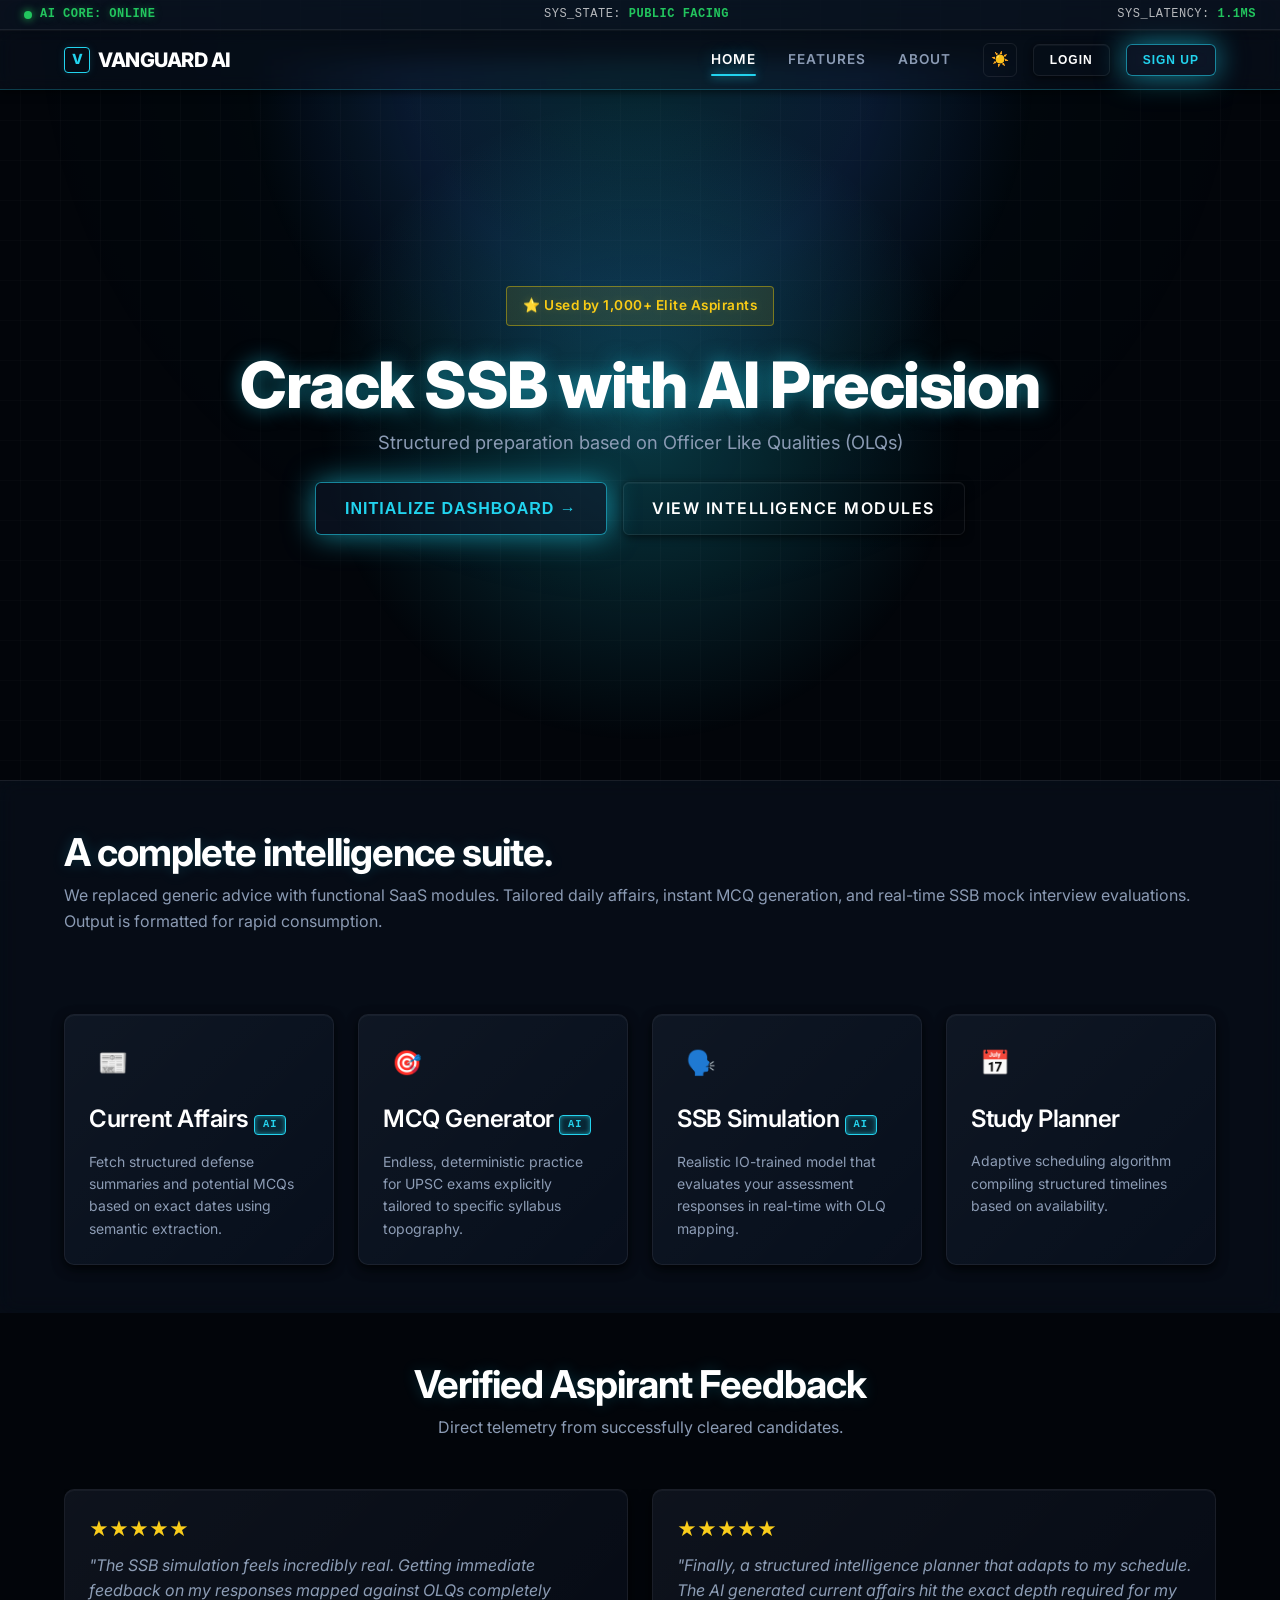
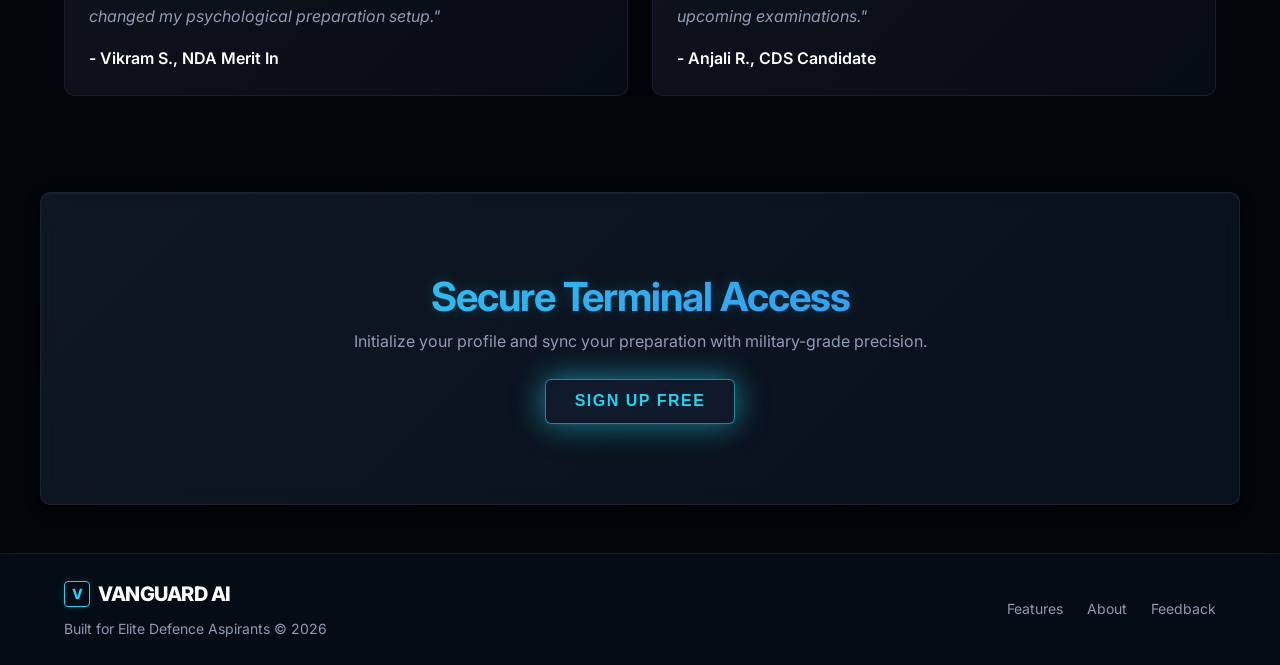
<file: index.html>
<!DOCTYPE html>
<html lang="en" data-theme="dark">
<head>
    <meta charset="UTF-8">
    <meta name="viewport" content="width=device-width, initial-scale=1.0">
    <title>Vanguard AI - SaaS Product</title>
    <meta name="description" content="AI-Powered Defence Exam Preparation dashboard.">
    <!-- Google Fonts -->
    <link rel="preconnect" href="https://fonts.googleapis.com">
    <link rel="preconnect" href="https://fonts.gstatic.com" crossorigin>
    <link href="https://fonts.googleapis.com/css2?family=Inter:wght@400;500;600;700;800&display=swap" rel="stylesheet">
    <link rel="stylesheet" href="css/style.css">
    <link rel="stylesheet" href="css/components.css">
    <!-- We will use a dedicated auth.css or append to components.css for modal styles -->
    <script>
        const theme = localStorage.getItem('vanguard_theme') || 'dark';
        document.documentElement.setAttribute('data-theme', theme);
    </script>
</head>
<body>
    <div class="grid-background"></div>
    <!-- System Status Bar -->
    <div class="system-status-bar" id="sys-status-bar">
        <div class="status-indicator">
            <div class="status-dot"></div>
            AI CORE: ONLINE
        </div>
        <div id="top-bar-mode">SYS_STATE: <span>PUBLIC FACING</span></div>
        <div>SYS_LATENCY: <span style="color:var(--color-success)">1.1MS</span></div>
    </div>

    <header class="navbar">
        <div class="container navbar-inner">
            <a href="index.html" class="logo">
                <span class="logo-icon">V</span> Vanguard AI
            </a>
            <div id="nav-container" class="flex-center" style="gap: 2rem;">
                <!-- Dynamically injected via JS -->
            </div>
        </div>
    </header>

    <!-- Mobile Nav -->
    <nav class="nav-mobile" id="mobile-nav">
        <!-- Dynamically injected via JS -->
    </nav>

    <!-- AUTHENTICATION & ONBOARDING MODALS -->
    <div id="auth-overlay" class="auth-overlay hidden">
        
        <!-- Login Modal -->
        <div id="login-modal" class="auth-modal card hidden">
            <button class="modal-close" onclick="closeAuthModal()">✕</button>
            <h2 class="text-gradient text-center" style="font-size: 2rem;">Access Terminal</h2>
            <p class="text-muted text-center mb-md text-sm">Secure authorization required.</p>
            <form id="login-form">
                <div class="form-group">
                    <label class="form-label" for="login-name">Applicant Name</label>
                    <input type="text" id="login-name" class="form-control" placeholder="Enter your registered name" required>
                </div>
                <button type="submit" class="btn btn-primary" style="width: 100%;">Authenticate &rarr;</button>
            </form>
            <p class="text-center text-sm text-muted mt-sm">Don't have clearance? <a href="#" class="text-accent" onclick="switchModal('signup')">Request Access</a></p>
        </div>

        <!-- Signup Modal (Step 1: Bio) -->
        <div id="signup-modal" class="auth-modal card hidden">
            <button class="modal-close" onclick="closeAuthModal()">✕</button>
            <div class="onboarding-progress">
                <div class="progress-step active"></div>
                <div class="progress-step"></div>
                <div class="progress-step"></div>
            </div>
            <h2 class="text-gradient text-center" style="font-size: 1.8rem;">Initialize Profile</h2>
            <p class="text-muted text-center mb-md text-sm">Step 1: Identity & Target Authorization</p>
            <form id="signup-form">
                <div class="form-group">
                    <label class="form-label" for="signup-name">Applicant Name</label>
                    <input type="text" id="signup-name" class="form-control" placeholder="Vikram S." required>
                </div>
                <div class="form-group">
                    <label class="form-label" for="signup-exam">Primary Target Exam</label>
                    <select id="signup-exam" class="form-control">
                        <option>NDA</option>
                        <option>CDS</option>
                        <option>AFCAT</option>
                        <option>CAPF</option>
                    </select>
                </div>
                <div class="form-group mt-sm text-right">
                    <button type="button" class="btn btn-primary" onclick="nextOnboardingStep(2)">Proceed &rarr;</button>
                </div>
            </form>
            <p class="text-center text-sm text-muted mt-sm">Already active? <a href="#" class="text-accent" onclick="switchModal('login')">Authenticate</a></p>
        </div>

        <!-- Signup Modal (Step 2: Focus & Level) -->
        <div id="onboarding-step-2" class="auth-modal card hidden">
            <button class="modal-close" onclick="closeAuthModal()">✕</button>
            <div class="onboarding-progress">
                <div class="progress-step active"></div>
                <div class="progress-step active"></div>
                <div class="progress-step"></div>
            </div>
            <h2 class="text-gradient text-center" style="font-size: 1.8rem;">Parameters</h2>
            <p class="text-muted text-center mb-md text-sm">Step 2: Current Level & Focus Area</p>
            
            <div class="form-group">
                <label class="form-label">Current Proficiency Level</label>
                <select id="signup-level" class="form-control">
                    <option>Beginner (Just starting)</option>
                    <option>Intermediate (Prepared somewhat)</option>
                    <option>Advanced (Testing phase)</option>
                </select>
            </div>
            <div class="form-group">
                <label class="form-label">Primary Goal Focus</label>
                <select id="signup-focus" class="form-control">
                    <option>Written Exam Supremacy</option>
                    <option>SSB Interview Mastery</option>
                    <option>Balanced Preparation</option>
                </select>
            </div>
            <div class="flex-between mt-sm">
                <button type="button" class="btn btn-outline" onclick="nextOnboardingStep(1)">&larr; Back</button>
                <button type="button" class="btn btn-primary" onclick="nextOnboardingStep(3)">Proceed &rarr;</button>
            </div>
        </div>

        <!-- Signup Modal (Step 3: Finish) -->
        <div id="onboarding-step-3" class="auth-modal card hidden">
            <div class="onboarding-progress">
                <div class="progress-step active"></div>
                <div class="progress-step active"></div>
                <div class="progress-step active"></div>
            </div>
            <h2 class="text-gradient text-center" style="font-size: 1.8rem;">Finalize Sync</h2>
            <p class="text-muted text-center mb-md text-sm">Step 3: Daily Commitment</p>
            
            <div class="form-group">
                <label class="form-label">Study Commitment (Hours/Day)</label>
                <input type="number" id="signup-time" class="form-control" placeholder="e.g. 4" min="1" max="16" value="4">
            </div>
            <div class="flex-between mt-sm">
                <button type="button" class="btn btn-outline" onclick="nextOnboardingStep(2)">&larr; Back</button>
                <button type="button" class="btn btn-primary" onclick="finalizeSignup()">Launch System &rarr;</button>
            </div>
        </div>

        <!-- Loading / Redirect State -->
        <div id="auth-loader" class="auth-modal card hidden text-center" style="padding: var(--space-xl) var(--space-md);">
            <div class="futuristic-loader-container" style="gap: 1rem;">
                <div class="hex-spinner" style="margin: 0 auto;"></div>
                <h3 id="auth-status-text" class="text-accent" style="margin-top: 1.5rem; letter-spacing: 2px;">Setting up your dashboard<span class="loader-dots"></span></h3>
            </div>
        </div>

    </div>

    <main class="min-h-screen">
        <!-- Hero Section -->
        <section class="section hero-wrapper flex-center" style="min-height: 80vh;">
            <div class="hero-glow"></div>
            <div class="container text-center fade-in-section">
                <!-- Trust & Credibility -->
                <div class="badge-trust fade-in-section">
                    ⭐ Used by 1,000+ Elite Aspirants
                </div>
                
                <h1 class="hero-title fade-in-section" style="transition-delay: 100ms;">
                    Crack SSB with AI Precision
                </h1>
                
                <p class="hero-subtitle fade-in-section" style="transition-delay: 200ms;">
                    Structured preparation based on Officer Like Qualities (OLQs)
                </p>
                
                <div class="fade-in-section" style="transition-delay: 300ms; margin-bottom: var(--space-xl); display: flex; gap: 1rem; justify-content: center;">
                    <button onclick="handleHeroCTA()" class="btn btn-primary btn-lg" style="letter-spacing: 1px; text-transform: uppercase;">Initialize Dashboard &rarr;</button>
                    <a href="#features" class="btn btn-outline btn-lg">View Intelligence Modules</a>
                </div>
            </div>
        </section>

        <!-- Product Preview / Modules -->
        <section id="features" class="section bg-light border-top">
            <div class="container fade-in-section">
                <div class="split-layout align-center mb-xl">
                    <div class="split-col">
                        <h2 class="section-title">A complete intelligence suite.</h2>
                        <p class="text-muted">We replaced generic advice with functional SaaS modules. Tailored daily affairs, instant MCQ generation, and real-time SSB mock interview evaluations. Output is formatted for rapid consumption.</p>
                    </div>
                </div>

                <div class="grid grid-4 text-left">
                    <div class="card card-hover fade-in-section" style="transition-delay: 0ms;" onclick="openAuthModal('login')">
                        <div class="icon-wrapper module-icon mb-sm">📰</div>
                        <h3>Current Affairs <span class="badge badge-beta">AI</span></h3>
                        <p class="text-muted text-sm mt-sm">Fetch structured defense summaries and potential MCQs based on exact dates using semantic extraction.</p>
                    </div>
                    
                    <div class="card card-hover fade-in-section" style="transition-delay: 100ms;" onclick="openAuthModal('login')">
                        <div class="icon-wrapper module-icon mb-sm">🎯</div>
                        <h3>MCQ Generator <span class="badge badge-beta">AI</span></h3>
                        <p class="text-muted text-sm mt-sm">Endless, deterministic practice for UPSC exams explicitly tailored to specific syllabus topography.</p>
                    </div>
                    
                    <div class="card card-hover fade-in-section" style="transition-delay: 200ms;" onclick="openAuthModal('login')">
                        <div class="icon-wrapper module-icon mb-sm">🗣️</div>
                        <h3>SSB Simulation <span class="badge badge-beta">AI</span></h3>
                        <p class="text-muted text-sm mt-sm">Realistic IO-trained model that evaluates your assessment responses in real-time with OLQ mapping.</p>
                    </div>
                    
                    <div class="card card-hover fade-in-section" style="transition-delay: 300ms;" onclick="openAuthModal('login')">
                        <div class="icon-wrapper module-icon mb-sm">📅</div>
                        <h3>Study Planner</h3>
                        <p class="text-muted text-sm mt-sm">Adaptive scheduling algorithm compiling structured timelines based on availability.</p>
                    </div>
                </div>
            </div>
        </section>

        <!-- Testimonials (Trust & Credibility) -->
        <section class="section text-center">
            <div class="container fade-in-section">
                <div class="mb-lg">
                    <h2 class="section-title">Verified Aspirant Feedback</h2>
                    <p class="text-muted">Direct telemetry from successfully cleared candidates.</p>
                </div>
                <div class="grid grid-2 text-left" style="overflow-x: hidden;">
                    <div class="card border-top slide-in-left" style="transition-delay: 0ms;">
                        <div style="color: var(--color-warning); font-size: 1.2rem; margin-bottom: 0.5rem;">★★★★★</div>
                        <p class="text-muted" style="font-size: 1rem; font-style: italic; margin-bottom: 1rem;">"The SSB simulation feels incredibly real. Getting immediate feedback on my responses mapped against OLQs completely changed my psychological preparation setup."</p>
                        <p class="text-text font-weight-600">- Vikram S., NDA Merit In</p>
                    </div>
                    <div class="card border-top slide-in-right" style="transition-delay: 150ms;">
                        <div style="color: var(--color-warning); font-size: 1.2rem; margin-bottom: 0.5rem;">★★★★★</div>
                        <p class="text-muted" style="font-size: 1rem; font-style: italic; margin-bottom: 1rem;">"Finally, a structured intelligence planner that adapts to my schedule. The AI generated current affairs hit the exact depth required for my upcoming examinations."</p>
                        <p class="text-text font-weight-600">- Anjali R., CDS Candidate</p>
                    </div>
                </div>
            </div>
        </section>
        
        <!-- Final CTA -->
        <section class="section text-center">
            <div class="container fade-in-section card" style="padding: var(--space-xl) var(--space-sm); border: 1px solid var(--color-border); background: var(--color-surface-light);">
                <h2 class="section-title text-gradient" style="font-size: 2.5rem;">Secure Terminal Access</h2>
                <p class="text-muted max-w-lg mx-auto mb-md">Initialize your profile and sync your preparation with military-grade precision.</p>
                <div>
                    <button onclick="openAuthModal('signup')" class="btn btn-primary btn-lg">Sign Up Free</button>
                </div>
            </div>
        </section>
    </main>

    <footer class="footer">
        <div class="container flex-between" style="flex-wrap: wrap; gap: var(--space-md);">
            <div>
                <a href="index.html" class="logo" style="margin-bottom: 0.5rem;">
                    <span class="logo-icon">V</span> Vanguard AI
                </a>
                <p class="text-muted text-sm border-0">Built for Elite Defence Aspirants &copy; 2026</p>
            </div>
            <div class="flex-center" style="gap: 1.5rem;">
                <a href="#features" class="text-muted text-sm">Features</a>
                <a href="about.html" class="text-muted text-sm">About</a>
                <a href="feedback.html" class="text-muted text-sm">Feedback</a>
            </div>
        </div>
    </footer>

    <script src="js/auth.js"></script>
    <script>
        // Modal & Navigation Logic handled globally via auth.js and main.js

        const overlay = document.getElementById('auth-overlay');
        const loginModal = document.getElementById('login-modal');
        const signupModal = document.getElementById('signup-modal');
        const step2Modal = document.getElementById('onboarding-step-2');
        const step3Modal = document.getElementById('onboarding-step-3');
        const loaderModal = document.getElementById('auth-loader');

        function openAuthModal(type) {
            overlay.classList.remove('hidden');
            hideAllModals();
            if (type === 'login') loginModal.classList.remove('hidden');
            if (type === 'signup') signupModal.classList.remove('hidden');
        }

        function closeAuthModal() {
            overlay.classList.add('hidden');
            hideAllModals();
        }

        function switchModal(type) {
            hideAllModals();
            if (type === 'login') loginModal.classList.remove('hidden');
            if (type === 'signup') signupModal.classList.remove('hidden');
        }

        function hideAllModals() {
            loginModal.classList.add('hidden');
            signupModal.classList.add('hidden');
            step2Modal.classList.add('hidden');
            step3Modal.classList.add('hidden');
            loaderModal.classList.add('hidden');
        }

        function nextOnboardingStep(step) {
            hideAllModals();
            if (step === 1) signupModal.classList.remove('hidden');
            if (step === 2) step2Modal.classList.remove('hidden');
            if (step === 3) step3Modal.classList.remove('hidden');
        }

        function finalizeSignup() {
            const name = document.getElementById('signup-name').value || 'Aspirant';
            const exam = document.getElementById('signup-exam').value || 'NDA';
            const level = document.getElementById('signup-level').value || 'Intermediate';
            const focus = document.getElementById('signup-focus').value || 'Written Exam';
            const time = document.getElementById('signup-time').value || 4;

            const userData = {
                name: name,
                exam: exam,
                level: level,
                goal: focus,
                studyTime: time,
                lastModule: null
            };

            window.VanguardAuth.signup(userData);
            
            hideAllModals();
            window.VanguardAuth.redirectWithLoading('features.html', 'auth-overlay', 'auth-status-text', () => {
                loaderModal.classList.remove('hidden');
            });
        }

        document.getElementById('login-form').addEventListener('submit', (e) => {
            e.preventDefault();
            const name = document.getElementById('login-name').value;
            if(window.VanguardAuth.login(name)) {
                hideAllModals();
                window.VanguardAuth.redirectWithLoading('features.html', 'auth-overlay', 'auth-status-text', () => {
                   loaderModal.classList.remove('hidden');
                });
            } else {
                alert('No profile found. Re-routing to initialization.');
                switchModal('signup');
            }
        });
        
    </script>
    <script src="js/main.js"></script>
</body>
</html>
</file>
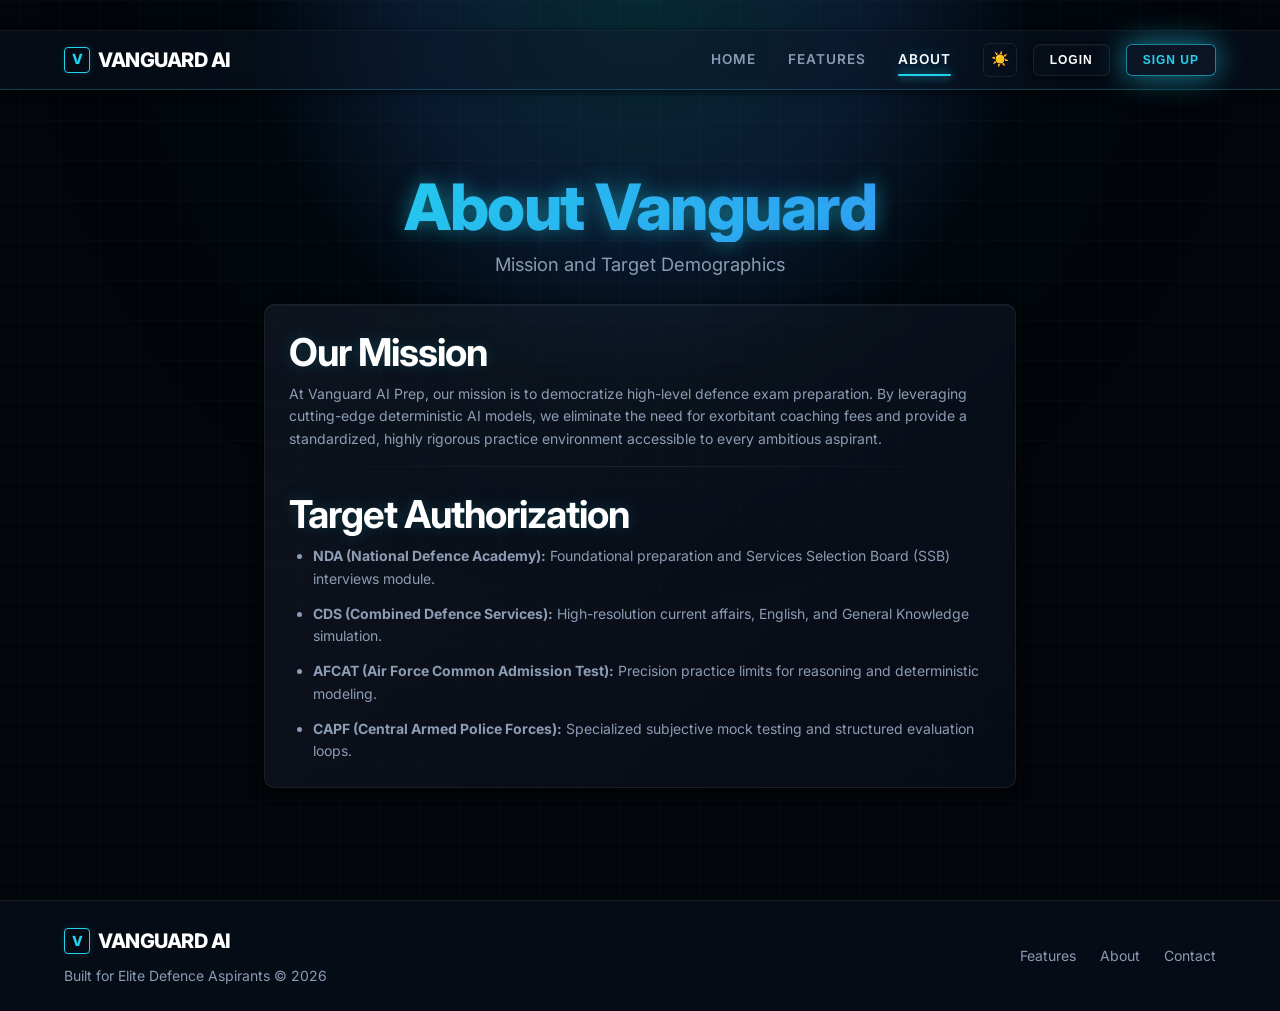
<file: about.html>
<!DOCTYPE html>
<html lang="en" data-theme="dark">
<head>
    <meta charset="UTF-8">
    <meta name="viewport" content="width=device-width, initial-scale=1.0">
    <title>About - Vanguard AI Prep</title>
    <link rel="preconnect" href="https://fonts.googleapis.com">
    <link rel="preconnect" href="https://fonts.gstatic.com" crossorigin>
    <link href="https://fonts.googleapis.com/css2?family=Inter:wght@400;500;600;700;800;900&display=swap" rel="stylesheet">
    <link rel="stylesheet" href="css/style.css">
    <link rel="stylesheet" href="css/components.css">
    <script>
        const theme = localStorage.getItem('vanguard_theme') || 'dark';
        document.documentElement.setAttribute('data-theme', theme);
    </script>
</head>
<body>
    <div class="grid-background"></div>
    <header class="navbar">
        <div class="container navbar-inner">
            <a href="index.html" class="logo">
                <span class="logo-icon">V</span> Vanguard AI
            </a>
            <div id="nav-container" class="flex-center" style="gap: 2rem;">
                <!-- Dynamically injected via JS -->
            </div>
        </div>
    </header>

    <nav class="nav-mobile" id="mobile-nav">
        <!-- Dynamically injected via JS -->
    </nav>

    <main class="min-h-screen flex-center" style="padding-top: var(--space-xl); padding-bottom: var(--space-xl);">
        <div class="hero-glow"></div>
        <div class="container max-w-lg mx-auto fade-in-section">
            <h1 class="hero-title text-center text-gradient" style="margin-bottom: var(--space-xs);">About Vanguard</h1>
            <p class="hero-subtitle text-center">Mission and Target Demographics</p>

            <div class="card my-lg card-hover" style="margin-top: var(--space-md);">
                <h2>Our Mission</h2>
                <p class="text-muted mb-sm text-sm">At Vanguard AI Prep, our mission is to democratize high-level defence exam preparation. By leveraging cutting-edge deterministic AI models, we eliminate the need for exorbitant coaching fees and provide a standardized, highly rigorous practice environment accessible to every ambitious aspirant.</p>

                <div class="divider"></div>

                <h2 class="mt-md">Target Authorization</h2>
                <ul class="text-muted text-sm" style="list-style-position: outside; padding-left: 1.5rem; display: flex; flex-direction: column; gap: 0.8rem;">
                    <li><strong>NDA (National Defence Academy):</strong> Foundational preparation and Services Selection Board (SSB) interviews module.</li>
                    <li><strong>CDS (Combined Defence Services):</strong> High-resolution current affairs, English, and General Knowledge simulation.</li>
                    <li><strong>AFCAT (Air Force Common Admission Test):</strong> Precision practice limits for reasoning and deterministic modeling.</li>
                    <li><strong>CAPF (Central Armed Police Forces):</strong> Specialized subjective mock testing and structured evaluation loops.</li>
                </ul>
            </div>
        </div>
    </main>

    <footer class="footer mt-lg">
        <div class="container flex-between" style="flex-wrap: wrap; gap: var(--space-md);">
            <div>
                <a href="index.html" class="logo" style="margin-bottom: 0.5rem;">
                    <span class="logo-icon">V</span> Vanguard AI
                </a>
                <p class="text-muted text-sm border-0">Built for Elite Defence Aspirants &copy; 2026</p>
            </div>
            <div class="flex-center" style="gap: 1.5rem;">
                <a href="features.html" class="text-muted text-sm hover-underline">Features</a>
                <a href="about.html" class="text-muted text-sm hover-underline">About</a>
                <a href="feedback.html" class="text-muted text-sm hover-underline">Contact</a>
            </div>
        </div>
    </footer>
    <script src="js/auth.js"></script>
    <script src="js/main.js"></script>
</body>
</html>
</file>
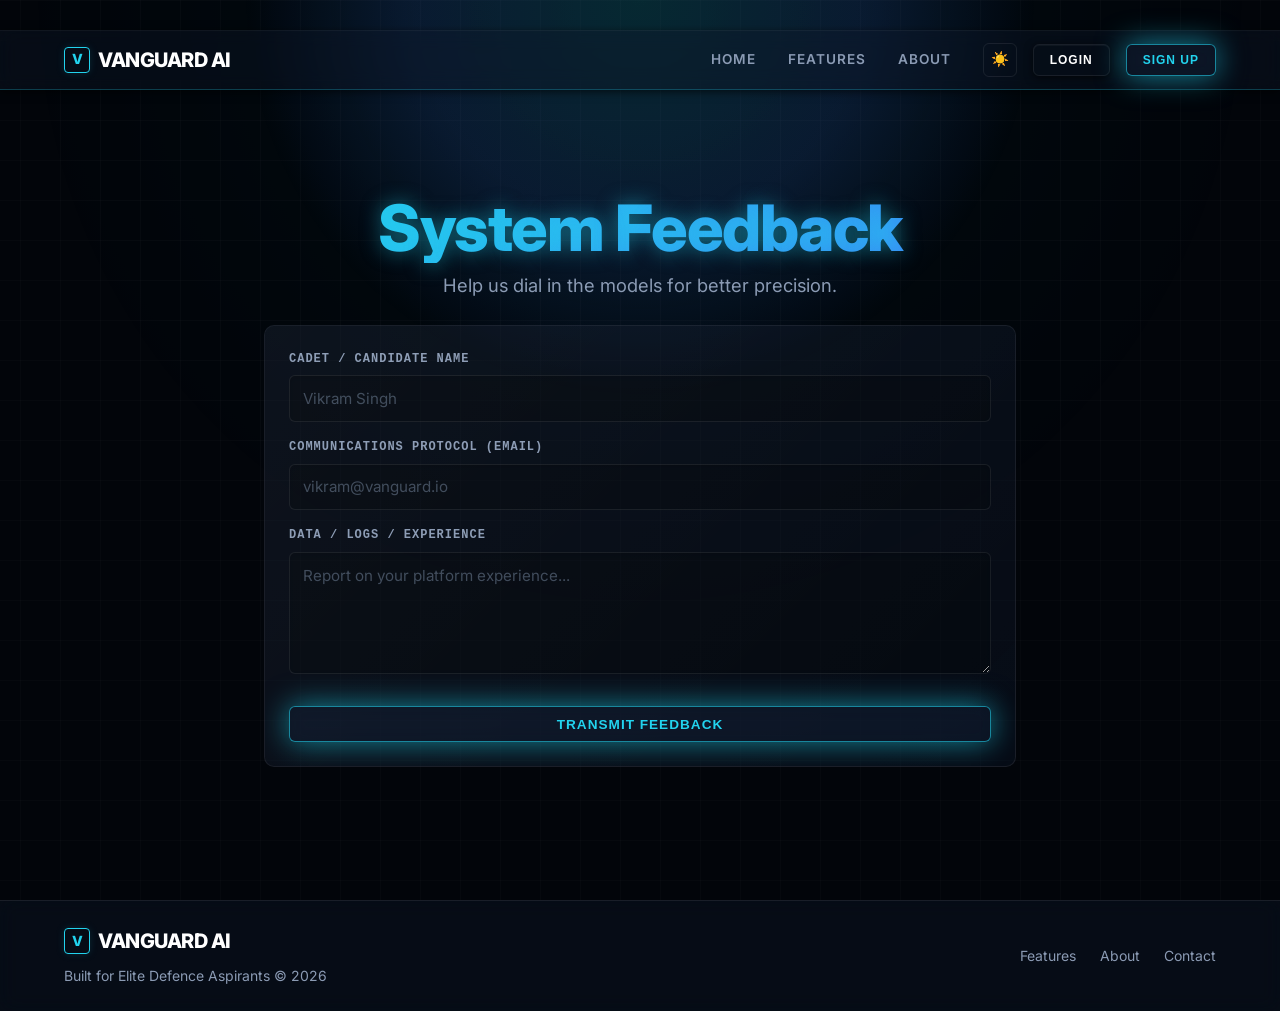
<file: feedback.html>
<!DOCTYPE html>
<html lang="en" data-theme="dark">
<head>
    <meta charset="UTF-8">
    <meta name="viewport" content="width=device-width, initial-scale=1.0">
    <title>Feedback - Vanguard AI Prep</title>
    <link rel="preconnect" href="https://fonts.googleapis.com">
    <link rel="preconnect" href="https://fonts.gstatic.com" crossorigin>
    <link href="https://fonts.googleapis.com/css2?family=Inter:wght@400;500;600;700;800;900&display=swap" rel="stylesheet">
    <link rel="stylesheet" href="css/style.css">
    <link rel="stylesheet" href="css/components.css">
    <script>
        const theme = localStorage.getItem('vanguard_theme') || 'dark';
        document.documentElement.setAttribute('data-theme', theme);
    </script>
</head>
<body>
    <div class="grid-background"></div>
    <header class="navbar">
        <div class="container navbar-inner">
            <a href="index.html" class="logo">
                <span class="logo-icon">V</span> Vanguard AI
            </a>
            <div id="nav-container" class="flex-center" style="gap: 2rem;">
                <!-- Dynamically injected via JS -->
            </div>
        </div>
    </header>

    <nav class="nav-mobile" id="mobile-nav">
        <!-- Dynamically injected via JS -->
    </nav>

    <main class="min-h-screen flex-center" style="padding-top: var(--space-xl); padding-bottom: var(--space-xl);">
        <div class="hero-glow"></div>
        <div class="container max-w-lg mx-auto fade-in-section">
            <div class="text-center mb-md">
                <h1 class="hero-title text-gradient" style="margin-bottom: var(--space-xs);">System Feedback</h1>
                <p class="hero-subtitle">Help us dial in the models for better precision.</p>
            </div>

            <div class="card card-hover" style="box-shadow: var(--shadow-glow);">
                <div id="feedback-success" class="hidden fade-in-section" style="background: rgba(16, 185, 129, 0.1); border: 1px solid var(--color-success); border-radius: var(--radius-sm); padding: var(--space-sm); color: var(--color-success); text-align: center; margin-bottom: var(--space-md); font-weight: 500;">
                    Transmission Successful. Data ingested.
                </div>
                <form id="feedback-form">
                    <div class="form-group" style="margin-bottom: var(--space-sm);">
                        <label class="form-label" for="fb-name">Cadet / Candidate Name</label>
                        <input type="text" id="fb-name" class="form-control" placeholder="Vikram Singh" required>
                    </div>
                    <div class="form-group" style="margin-bottom: var(--space-sm);">
                        <label class="form-label" for="fb-email">Communications Protocol (Email)</label>
                        <input type="email" id="fb-email" class="form-control" placeholder="vikram@vanguard.io" required>
                    </div>
                    <div class="form-group" style="margin-bottom: var(--space-md);">
                        <label class="form-label" for="fb-message">Data / Logs / Experience</label>
                        <textarea id="fb-message" class="form-control" rows="5" placeholder="Report on your platform experience..." required></textarea>
                    </div>
                    <button type="submit" class="btn btn-primary" id="fb-btn" style="width: 100%;">
                        <span class="btn-text">Transmit Feedback</span>
                        <span class="loader hidden" id="fb-loader"></span>
                    </button>
                </form>
            </div>
        </div>
    </main>

    <footer class="footer mt-lg">
        <div class="container flex-between" style="flex-wrap: wrap; gap: var(--space-md);">
            <div>
                <a href="index.html" class="logo" style="margin-bottom: 0.5rem;">
                    <span class="logo-icon">V</span> Vanguard AI
                </a>
                <p class="text-muted text-sm border-0">Built for Elite Defence Aspirants &copy; 2026</p>
            </div>
            <div class="flex-center" style="gap: 1.5rem;">
                <a href="features.html" class="text-muted text-sm hover-underline">Features</a>
                <a href="about.html" class="text-muted text-sm hover-underline">About</a>
                <a href="feedback.html" class="text-muted text-sm hover-underline">Contact</a>
            </div>
        </div>
    </footer>
    <script src="js/auth.js"></script>
    <script src="js/main.js"></script>
    <script src="js/feedback.js"></script>
</body>
</html>
</file>
<file: css/style.css>
/* Vanguard AI Prep - Premium Global Styles */

:root {
    /* Colors - Dark Mode Default (Premium Defence AI SaaS) */
    --color-surface: #040914; 
    --color-surface-light: rgba(16, 28, 49, 0.5); 
    --color-surface-lighter: rgba(26, 44, 73, 0.7);
    
    --color-primary: #22d3ee;
    --color-secondary: #22c55e;
    --color-accent: #3b82f6;

    --color-primary-glow: rgba(34, 211, 238, 0.6); 
    --color-primary-glow-subtle: rgba(34, 211, 238, 0.15); 
    --color-secondary-glow: rgba(34, 197, 94, 0.6);
    --color-secondary-glow-subtle: rgba(34, 197, 94, 0.15);
    --color-accent-glow: rgba(59, 130, 246, 0.6);
    --color-accent-glow-subtle: rgba(59, 130, 246, 0.15);
    
    /* Trust Badge */
    --badge-bg: rgba(255, 215, 0, 0.1);
    --badge-text: #facc15;
    --badge-border: rgba(255, 215, 0, 0.4);
    
    /* System Status Bar */
    --sys-text: rgba(255, 255, 255, 0.7);
    --sys-accent: var(--color-secondary);
    
    --color-bg: #02050a;
    --color-bg-light: rgba(13, 23, 42, 0.4); 
    
    --color-text: #FFFFFF;
    --color-text-muted: #8B9BB4;
    
    --color-success: var(--color-secondary);
    --color-warning: #facc15;
    --color-error: #ef4444;
    
    --color-border: rgba(255, 255, 255, 0.08);
    --color-border-active: rgba(34, 211, 238, 0.5);
    
    --gradient-primary: linear-gradient(135deg, var(--color-primary) 0%, var(--color-accent) 100%);
    
    /* Layered 3D Shadows for Dark Theme */
    --shadow-sm: 0 2px 8px rgba(0,0,0,0.6), inset 0 1px 1px rgba(255, 255, 255, 0.05);
    --shadow-md: 0 4px 12px rgba(0,0,0,0.8), inset 0 1px 1px rgba(255, 255, 255, 0.05);
    --shadow-lg: 0 15px 35px rgba(0,0,0,0.9), inset 0 1px 1px rgba(255, 255, 255, 0.05);
    
    /* Neon Glows */
    --glow-active: 0 0 15px var(--color-primary-glow-subtle), inset 0 0 10px rgba(34, 211, 238, 0.1);
    --glow-btn: 0 0 15px var(--color-primary-glow);

    /* Typography */
    --font-primary: 'Inter', -apple-system, BlinkMacSystemFont, "Segoe UI", Roboto, Helvetica, Arial, sans-serif;
    --font-mono: 'JetBrains Mono', 'Courier New', Courier, monospace;
    
    /* Spacing */
    --space-xs: 0.5rem;
    --space-sm: 1rem;
    --space-md: 1.5rem;
    --space-lg: 3rem;
    --space-xl: 5rem;
    --radius-sm: 6px;
    --radius-md: 10px;
    --radius-lg: 14px;
}

/* Light Theme Enhancements */
[data-theme="light"] {
    --color-surface: #F8FAFC; 
    --color-surface-light: rgba(255, 255, 255, 0.8);
    --color-surface-lighter: rgba(241, 245, 249, 0.9);
    
    --color-primary: #0891b2;
    --color-secondary: #16a34a;
    --color-accent: #2563eb;
    
    --color-primary-glow: rgba(8, 145, 178, 0.4); 
    --color-primary-glow-subtle: rgba(8, 145, 178, 0.1);
    --color-secondary-glow: rgba(22, 163, 74, 0.4);
    --color-secondary-glow-subtle: rgba(22, 163, 74, 0.1);
    --color-accent-glow: rgba(37, 99, 235, 0.4);
    --color-accent-glow-subtle: rgba(37, 99, 235, 0.1);
    
    /* Trust Badge */
    --badge-bg: rgba(0, 0, 0, 0.05);
    --badge-text: #1e293b;
    --badge-border: rgba(0, 0, 0, 0.15);
    
    /* System Status Bar */
    --sys-text: #334155;
    --sys-accent: var(--color-secondary);
    
    --color-bg: #F1F5F9;
    --color-bg-light: rgba(255, 255, 255, 0.6); 
    
    --color-text: #0F172A;
    --color-text-muted: #64748B;
    
    --color-success: var(--color-secondary);
    --color-warning: #ca8a04;
    --color-error: #dc2626;
    
    --color-border: rgba(0, 0, 0, 0.08);
    --color-border-active: rgba(8, 145, 178, 0.4);
    
    --shadow-sm: 0 2px 8px rgba(0,0,0,0.05), inset 0 1px 1px rgba(255, 255, 255, 1);
    --shadow-md: 0 4px 12px rgba(0,0,0,0.08), inset 0 1px 1px rgba(255, 255, 255, 1);
    --shadow-lg: 0 15px 35px rgba(0,0,0,0.1), inset 0 1px 1px rgba(255, 255, 255, 1);
    
    --glow-active: 0 0 15px var(--color-primary-glow-subtle), inset 0 0 10px rgba(8, 145, 178, 0.05);
}

/* Base Reset & Smooth Scroll */
html { scroll-behavior: smooth; }
*, *::before, *::after { box-sizing: border-box; margin: 0; padding: 0; }

body {
    font-family: var(--font-primary);
    background-color: var(--color-bg);
    color: var(--color-text);
    line-height: 1.6; /* Improved readability */
    -webkit-font-smoothing: antialiased;
    overflow-x: hidden;
    padding-top: 60px;
    transition: background-color 0.4s ease, color 0.4s ease;
}

.grid-background {
    position: fixed;
    top: 0; left: 0; right: 0; bottom: 0;
    z-index: -2;
    /* Tech Grid Background (Adapts via CSS filters or transparency) */
    background-image: 
        radial-gradient(circle at 50% 0%, var(--color-primary-glow-subtle) 0%, transparent 60%),
        linear-gradient(var(--color-border) 1px, transparent 1px),
        linear-gradient(90deg, var(--color-border) 1px, transparent 1px);
    background-size: 100% 100%, 40px 40px, 40px 40px;
    background-attachment: fixed;
    background-position: top center;
    opacity: 0.25;
    pointer-events: none;
}

/* Utilities */
.container {
    width: 100%;
    max-width: 1200px;
    margin: 0 auto;
    padding: 0 var(--space-md);
    position: relative;
    z-index: 2;
}

.text-center { text-align: center; }
.text-left { text-align: left; }
.text-right { text-align: right; }
.text-accent { color: var(--color-primary); text-shadow: 0 0 8px var(--color-primary-glow-subtle); }
.text-gradient {
    background: var(--gradient-primary);
    -webkit-background-clip: text;
    -webkit-text-fill-color: transparent;
    background-clip: text;
}
.text-muted { color: var(--color-text-muted); }
.text-sm { font-size: 0.875rem; }
.font-mono { font-family: var(--font-mono); font-size: 0.9em; }
.font-weight-600 { font-weight: 600; }

.bg-light { background-color: var(--color-bg-light); backdrop-filter: blur(10px); -webkit-backdrop-filter: blur(10px); }

.mt-sm { margin-top: var(--space-sm); }
.mt-md { margin-top: var(--space-md); }
.mt-lg { margin-top: var(--space-lg); }
.mb-xs { margin-bottom: var(--space-xs); }
.mb-sm { margin-bottom: var(--space-sm); }
.mb-md { margin-bottom: var(--space-md); }
.mb-lg { margin-bottom: var(--space-lg); }
.mb-xl { margin-bottom: var(--space-xl); }

.mx-auto { margin-left: auto; margin-right: auto; }
.max-w-lg { max-width: 800px; }

.section { padding: var(--space-lg) 0; position: relative; }

.min-h-screen { min-height: calc(100vh - 60px); display: flex; flex-direction: column; }

.flex-center { display: flex; align-items: center; justify-content: center; }
.flex-between { display: flex; align-items: center; justify-content: space-between; }

/* Premium Typography Hierarchy */
h1 { font-weight: 800; font-size: clamp(2.5rem, 5vw, 4rem); line-height: 1.1; margin-bottom: var(--space-xs); letter-spacing: -1.5px; text-shadow: 0 0 15px rgba(34, 211, 238, 0.2); }
h2 { font-weight: 700; font-size: clamp(1.8rem, 3vw, 2.5rem); line-height: 1.2; margin-bottom: var(--space-xs); letter-spacing: -1px; text-shadow: 0 0 15px rgba(34, 211, 238, 0.2); }
h3 { font-weight: 600; font-size: 1.5rem; line-height: 1.3; margin-bottom: var(--space-xs); letter-spacing: -0.5px; }
h4, h5, h6 { font-weight: 600; line-height: 1.4; margin-bottom: var(--space-xs); }

a { text-decoration: none; color: inherit; transition: color 0.2s ease, text-shadow 0.2s ease; }

/* Layouts */
.grid { display: grid; gap: var(--space-md); }
.grid-2 { grid-template-columns: 1fr; }
.grid-3 { grid-template-columns: 1fr; }
.grid-4 { grid-template-columns: 1fr; }

@media (min-width: 768px) {
    .grid-2 { grid-template-columns: repeat(2, 1fr); }
    .grid-3 { grid-template-columns: repeat(3, 1fr); }
    .grid-4 { grid-template-columns: repeat(2, 1fr); }
}

@media (min-width: 1024px) {
    .grid-4 { grid-template-columns: repeat(4, 1fr); }
}

.split-layout { display: flex; flex-direction: column; gap: var(--space-md); }
@media (min-width: 768px) {
    .split-layout { flex-direction: row; align-items: stretch; }
    .split-col { flex: 1; }
}
.align-center { align-items: center; }

/* Interactivity & Animations */
.fade-in-section {
    opacity: 0;
    transform: translateY(20px);
    transition: opacity 0.5s ease-out, transform 0.5s cubic-bezier(0.2, 0.8, 0.2, 1);
    will-change: opacity, transform;
}
.slide-in-left {
    opacity: 0;
    transform: translateX(-30px);
    transition: opacity 0.5s ease-out, transform 0.5s cubic-bezier(0.2, 0.8, 0.2, 1);
    will-change: opacity, transform;
}
.slide-in-right {
    opacity: 0;
    transform: translateX(30px);
    transition: opacity 0.5s ease-out, transform 0.5s cubic-bezier(0.2, 0.8, 0.2, 1);
    will-change: opacity, transform;
}
.fade-in-section.is-visible,
.slide-in-left.is-visible,
.slide-in-right.is-visible {
    opacity: 1;
    transform: none;
}

/* Dividers */
.divider {
    height: 1px;
    background: linear-gradient(90deg, transparent, var(--color-border), transparent);
    width: 100%;
}
.border-top { border-top: 1px solid var(--color-border); }

/* --- Vanguard AI Prep Critical Fixes Addendum --- */

/* 1. DROPDOWN VISIBILITY FIX */
select, option {
  background: #0f172a;
  color: #ffffff;
}

select:focus, option:hover {
  background: #1e293b;
  color: #22d3ee;
}

/* 3. PDF TEXT VISIBILITY & FULL CAPTURE FIX (CRITICAL) */
@media print {
  * {
    color: #000000 !important;
    background: transparent !important;
    -webkit-print-color-adjust: exact;
    print-color-adjust: exact;
  }

  body {
    color: #000000 !important;
    background: #ffffff !important;
  }

  .output-area,
  .output-card,
  .output-container {
    height: auto !important;
    overflow: visible !important;
    page-break-inside: avoid;
    break-inside: avoid;
    color: #000000 !important;
    background: #ffffff !important;
  }

  .output-card {
    page-break-inside: avoid !important;
    break-inside: avoid !important;
    height: auto !important;
    overflow: visible !important;
  }

  .correct-answer {
    color: #065f46 !important;
    font-weight: bold !important;
  }

  .question,
  .output-headline,
  .report-heading {
    color: #111827 !important;
  }

  .explanation,
  .text-muted,
  .report-text {
    color: #1f2937 !important;
  }

  .evaluation-block {
    color: #000000 !important;
    background: #f9fafb !important;
    border-color: #d1d5db !important;
  }

  .text-gradient {
    -webkit-text-fill-color: #000000 !important;
    color: #000000 !important;
  }

  p, li, div, span {
    word-wrap: break-word;
    white-space: normal;
  }

  /* Remove decorative elements that don't print well */
  .grid-background,
  .hero-glow,
  .status-dot,
  .panel-actions,
  .system-status-bar {
    display: none !important;
  }
}

/* 4. MOBILE RESPONSIVENESS FIX */
@media (max-width: 768px) {
  .hero-title {
    font-size: 1.8rem;
    line-height: 1.3;
    text-align: center;
  }

  .navbar {
    flex-direction: column;
    gap: 10px;
  }

  .nav-links {
    flex-wrap: wrap;
    justify-content: center;
  }

  .hero-buttons {
    flex-direction: column;
    gap: 10px;
  }

  .container {
    padding: 0 15px;
  }

  .output-area {
    padding: 10px;
  }
}
</file>
<file: css/components.css>
/* Vanguard AI Prep - Premium Components */

/* System Status Bar */
.system-status-bar { width: 100%; height: 30px; background: var(--color-surface-light); backdrop-filter: blur(12px); border-bottom: 1px solid var(--color-border); display: flex; align-items: center; justify-content: space-between; padding: 0 var(--space-md); font-size: 0.75rem; font-family: var(--font-mono); color: var(--sys-text); font-weight: 500; letter-spacing: 0.5px; text-transform: uppercase; z-index: 1001; position: fixed; top: 0; left: 0; right: 0; box-shadow: 0 1px 10px rgba(0,0,0,0.2); }
.system-status-bar span { color: var(--sys-accent); font-weight: 600; }
.status-indicator { display: flex; align-items: center; gap: 8px; font-weight: 600; color: #22c55e; text-shadow: 0 0 8px rgba(34, 197, 94, 0.4); }
.status-dot { width: 8px; height: 8px; border-radius: 50%; background: var(--color-success); box-shadow: 0 0 8px var(--color-success); animation: pulse-slow 2s infinite; }
@keyframes pulse-slow { 0%, 100% { transform: scale(1); opacity: 0.8; } 50% { transform: scale(1.2); opacity: 1; box-shadow: 0 0 12px var(--color-success); } }

/* Navbar */
.navbar { position: fixed; top: 30px; left: 0; right: 0; height: 60px; background-color: var(--color-bg-light); backdrop-filter: blur(10px); -webkit-backdrop-filter: blur(10px); border-bottom: 1px solid rgba(34, 211, 238, 0.25); z-index: 1000; display: flex; align-items: center; opacity: 0; visibility: hidden; transition: opacity 0.3s ease, visibility 0.3s ease, background-color 0.3s ease, border-color 0.3s ease; box-shadow: var(--shadow-sm); }
.navbar.is-visible { opacity: 1; visibility: visible; }
.navbar-inner { display: flex; justify-content: space-between; align-items: center; width: 100%; }

.logo { font-size: 1.25rem; font-weight: 800; color: var(--color-text); display: flex; align-items: center; gap: 0.5rem; letter-spacing: -0.5px; text-transform: uppercase; }
.logo-icon { width: 26px; height: 26px; background: transparent; border: 1px solid var(--color-primary); border-radius: 4px; display: flex; align-items: center; justify-content: center; color: var(--color-primary); font-size: 14px; box-shadow: 0 0 8px var(--color-primary-glow-subtle); }

.nav-links { display: none; gap: 2rem; align-items: center; }
@media (min-width: 768px) { .nav-links { display: flex; } }
.nav-links a { font-weight: 600; font-size: 0.85rem; color: var(--color-text-muted); position: relative; text-transform: uppercase; letter-spacing: 1px; transition: color 0.3s ease; }
.nav-links a:hover, .nav-links a.active { color: var(--color-text); text-shadow: 0 0 15px rgba(34, 211, 238, 0.4); }
.nav-links a.active::after { content: ''; position: absolute; bottom: -6px; left: 0; width: 100%; height: 2px; background: var(--color-primary); border-radius: 2px; box-shadow: 0 0 10px var(--color-primary); }

.menu-toggle { display: flex; background: transparent; border: none; cursor: pointer; width: 22px; height: 20px; flex-direction: column; justify-content: space-around; padding: 0; }
.menu-toggle span { display: block; width: 100%; height: 2px; background-color: var(--color-primary); transition: all 0.3s ease; }
@media (min-width: 768px) { .menu-toggle { display: none; } }
.nav-mobile { position: fixed; top: 90px; left: 0; right: 0; bottom: 0; background: var(--color-bg-light); backdrop-filter: blur(20px); padding: var(--space-md); display: flex; flex-direction: column; gap: 1rem; transform: translateY(-10px); opacity: 0; pointer-events: none; transition: all 0.3s ease; z-index: 999; }
.nav-mobile.open { transform: translateY(0); opacity: 1; pointer-events: auto; }
.nav-mobile a { font-weight: 600; font-size: 1.1rem; color: var(--color-text); padding: 0.5rem 0; border-bottom: 1px solid var(--color-border); text-transform: uppercase; letter-spacing: 2px; }

/* Theme Toggle (Re-activated) */
.theme-toggle-btn { background: transparent; border: 1px solid var(--color-border); color: var(--color-text); width: 34px; height: 34px; border-radius: var(--radius-sm); display: flex; align-items: center; justify-content: center; cursor: pointer; transition: all 0.2s ease; font-size: 0.9rem; }
.theme-toggle-btn:hover { background: var(--color-surface-light); border-color: var(--color-primary); box-shadow: inset 0 0 10px var(--color-primary-glow-subtle); color: var(--color-primary); transform: scale(1.05); }

/* Buttons */
.btn { display: inline-flex; align-items: center; justify-content: center; gap: 0.5rem; padding: 0.6rem 1.4rem; border-radius: var(--radius-sm); font-weight: 600; font-size: 0.85rem; text-transform: uppercase; letter-spacing: 1px; cursor: pointer; transition: all 0.3s cubic-bezier(0.2, 0.8, 0.2, 1); border: 1px solid transparent; box-shadow: var(--shadow-sm); }
.btn-primary { background: var(--color-surface-light); color: var(--color-primary); border: 1px solid rgba(34, 211, 238, 0.6); backdrop-filter: blur(8px); box-shadow: 0 0 30px rgba(34, 211, 238, 0.6); }
.btn-primary:hover { font-weight: 700; color: #fff; background: var(--gradient-primary); box-shadow: 0 0 45px rgba(34, 211, 238, 0.9), inset 0 0 10px rgba(255, 255, 255, 0.2); transform: scale(1.03); }
.btn-primary:active { transform: scale(0.98) translateY(1px); box-shadow: 0 0 5px var(--color-primary-glow); }
.btn-outline { background-color: transparent; color: var(--color-text); border: 1px solid var(--color-border); }
.btn-outline:hover { background-color: rgba(59, 130, 246, 0.05); border-color: var(--color-accent); color: var(--color-accent); box-shadow: inset 0 0 15px rgba(59, 130, 246, 0.15); transform: scale(1.02); }
.btn-outline:active { transform: scale(0.97); background-color: rgba(59, 130, 246, 0.1); }
.btn-sm { padding: 0.5rem 1rem; font-size: 0.75rem; }
.btn-lg { padding: 0.8rem 1.8rem; font-size: 1rem; letter-spacing: 1.5px; }

/* Cards & Glassmorphism Depth */
.card { background: var(--color-bg-light); backdrop-filter: blur(12px); -webkit-backdrop-filter: blur(12px); border: 1px solid var(--color-border); border-radius: var(--radius-md); padding: var(--space-md); position: relative; overflow: hidden; box-shadow: var(--shadow-md); transition: all 0.3s cubic-bezier(0.2, 0.8, 0.2, 1); }
.card::before { content: ''; position: absolute; inset: 0; background: linear-gradient(135deg, rgba(255,255,255,0.03) 0%, transparent 100%); pointer-events: none; }
.card-hover { cursor: pointer; }
.card-hover:hover { transform: translateY(-4px) scale(1.01); border-color: var(--color-primary); box-shadow: var(--shadow-lg), var(--glow-active); background: var(--color-surface-lighter); }

/* AUTHENTICATION & ONBOARDING MODALS */
.auth-overlay { position: fixed; inset: 0; background: rgba(0, 0, 0, 0.8); backdrop-filter: blur(10px); z-index: 9999; display: flex; align-items: center; justify-content: center; opacity: 1; transition: opacity 0.3s ease; }
.auth-overlay.hidden { opacity: 0; pointer-events: none; }
.auth-modal { width: 100%; max-width: 500px; position: relative; margin: var(--space-md); animation: modal-pop 0.4s cubic-bezier(0.2, 0.8, 0.2, 1); background: var(--color-surface-light); border: 1px solid var(--color-primary); box-shadow: var(--shadow-lg), var(--glow-btn); }
@keyframes modal-pop { 0% { opacity: 0; transform: scale(0.95) translateY(20px); } }
.modal-close { position: absolute; top: var(--space-sm); right: var(--space-sm); background: transparent; border: none; color: var(--color-text-muted); padding: 5px 10px; cursor: pointer; font-size: 1.2rem; transition: color 0.2s ease; border-radius: var(--radius-sm); }
.modal-close:hover { color: var(--color-error); background: rgba(255,51,102,0.1); }
.onboarding-progress { display: flex; gap: 10px; justify-content: center; margin-bottom: var(--space-md); }
.progress-step { height: 4px; flex: 1; background: var(--color-border); border-radius: 2px; transition: background 0.3s ease; }
.progress-step.active { background: var(--color-primary); box-shadow: 0 0 8px var(--color-primary-glow); }

/* User Personalization Section */
.user-welcome-section { background: var(--color-bg-light); border: 1px solid var(--color-border); border-radius: var(--radius-md); padding: var(--space-md); margin-bottom: var(--space-md); display: flex; flex-direction: column; gap: var(--space-sm); }
@media (min-width: 768px) { .user-welcome-section { flex-direction: row; justify-content: space-between; align-items: center; } }
.user-meta-tags { display: flex; gap: var(--space-xs); flex-wrap: wrap; }
.tag { font-family: var(--font-mono); font-size: 0.75rem; padding: 4px 8px; border: 1px solid var(--color-border); border-radius: var(--radius-sm); background: rgba(255,255,255,0.05); color: var(--color-text-muted); letter-spacing: 0.5px; }
.tag.target { color: var(--color-primary); border-color: var(--color-primary); background: rgba(0,229,255,0.1); box-shadow: inset 0 0 5px var(--color-primary-glow-subtle); }

/* Dashboard Layout */
.dashboard-layout { display: flex; flex-direction: column; gap: var(--space-md); }
@media (min-width: 1024px) { .dashboard-layout { flex-direction: row; align-items: flex-start; } }
.dashboard-sidebar { width: 100%; display: flex; flex-direction: column; gap: var(--space-xs); }
@media (min-width: 1024px) { .dashboard-sidebar { width: 280px; flex-shrink: 0; } }

/* Main Panels - Glass Floating Modules */
.dashboard-panel { flex: 1; background: var(--color-surface-light); backdrop-filter: blur(16px); -webkit-backdrop-filter: blur(16px); border: 1px solid var(--color-border); border-radius: var(--radius-md); min-height: 550px; display: flex; flex-direction: column; overflow: hidden; box-shadow: var(--shadow-lg); transition: border-color 0.3s ease; }
.dashboard-panel:focus-within { border-color: var(--color-border-active); box-shadow: var(--shadow-lg), 0 0 20px var(--color-primary-glow-subtle); }
.panel-header { padding: var(--space-sm) var(--space-md); border-bottom: 1px solid var(--color-border); display: flex; align-items: center; justify-content: space-between; background: rgba(0,0,0,0.2); }
.panel-body { padding: var(--space-md); flex: 1; display: flex; flex-direction: column; gap: var(--space-md); background: transparent; }
@media (min-width: 768px) { .panel-body { flex-direction: row; } }

/* Sidebar Module Items */
.module-item { padding: var(--space-sm) var(--space-md); border: 1px solid transparent; border-radius: var(--radius-sm); background: transparent; cursor: pointer; transition: all 0.2s cubic-bezier(0.2, 0.8, 0.2, 1); display: flex; align-items: center; justify-content: space-between; gap: var(--space-sm); color: var(--color-text-muted); position: relative; overflow: hidden; }
.module-item::before { content: ''; position: absolute; left: 0; top: 0; bottom: 0; width: 0; background: var(--color-primary); transition: width 0.2s ease; opacity: 0; box-shadow: 0 0 10px var(--color-primary); }
.module-item:hover { background: rgba(0, 229, 255, 0.03); color: var(--color-text); transform: translateX(4px); border-color: rgba(0, 229, 255, 0.1); box-shadow: inset 0 0 15px var(--color-primary-glow-subtle); }
.module-item.active { background: rgba(0, 229, 255, 0.05); color: var(--color-primary); text-shadow: 0 0 8px var(--color-primary-glow-subtle); border-color: rgba(0, 229, 255, 0.3); font-weight: 600; box-shadow: inset 15px 0 25px -15px var(--color-primary-glow); }
.module-item.active::before { width: 3px; opacity: 1; }
.module-title { display: flex; align-items: center; gap: 0.8rem; font-size: 0.9rem; letter-spacing: 0.5px; text-transform: uppercase; margin: 0; }

/* Icons */
.icon-wrapper { width: 24px; height: 24px; background: transparent; display: flex; align-items: center; justify-content: center; font-size: 14px; flex-shrink: 0; transition: transform 0.3s ease; }
.module-item:hover .icon-wrapper { transform: scale(1.1); color: var(--color-primary); text-shadow: 0 0 10px var(--color-primary); }
.icon-wrapper.lg { width: 44px; height: 44px; font-size: 22px; background: rgba(0, 229, 255, 0.05); border: 1px solid var(--color-border); border-radius: var(--radius-sm); box-shadow: inset 0 0 10px var(--color-primary-glow-subtle); }
.module-icon { width: 48px; height: 48px; font-size: 24px; }

/* Hero Section */
.hero-wrapper { position: relative; overflow: hidden; padding-top: 100px; padding-bottom: 40px; }
.hero-wrapper::before {
  content: "";
  position: absolute;
  width: 700px;
  height: 700px;
  background: radial-gradient(
    circle,
    rgba(34, 211, 238, 0.25),
    transparent 65%
  );
  top: 50%;
  left: 50%;
  transform: translate(-50%, -50%);
  z-index: 0;
}
.hero-glow { position: absolute; top: 0; left: 50%; transform: translateX(-50%); width: 800px; height: 400px; background: radial-gradient(ellipse at top, var(--color-primary-glow-subtle) 0%, rgba(59, 130, 246, 0.15) 40%, transparent 70%); z-index: -1; pointer-events: none; }
.hero-title { text-shadow: 0 0 20px rgba(34, 211, 238, 0.5); }
.hero-subtitle { font-size: clamp(1rem, 1.5vw, 1.15rem); color: var(--color-text-muted); max-width: 650px; margin: 0 auto var(--space-md); line-height: 1.6; }
.trust-line { font-family: var(--font-mono); font-size: 0.8rem; text-transform: uppercase; letter-spacing: 2px; color: var(--color-primary); margin-bottom: var(--space-sm); display: flex; align-items: center; justify-content: center; gap: 0.8rem; text-shadow: 0 0 8px var(--color-primary-glow); }
.trust-line::before, .trust-line::after { content: ''; height: 1px; width: 40px; background: linear-gradient(90deg, transparent, var(--color-primary), transparent); opacity: 0.5; }

.badge-trust { display: inline-block; padding: 0.5rem 1rem; border-radius: 4px; background: var(--badge-bg); color: var(--badge-text); border: 1px solid var(--badge-border); font-weight: 600; letter-spacing: 0.5px; margin-bottom: 1.5rem; font-size: 0.85rem; text-shadow: 0 0 10px rgba(255, 215, 0, 0.2); backdrop-filter: blur(6px); transition: all 0.2s ease; }
.badge-trust:hover { transform: scale(1.03); box-shadow: 0 0 15px rgba(255, 215, 0, 0.1); cursor: default; }

/* Forms */
.form-group { margin-bottom: var(--space-sm); text-align: left; }
.form-label { display: block; font-weight: 600; margin-bottom: 0.4rem; font-size: 0.75rem; color: var(--color-text-muted); text-transform: uppercase; letter-spacing: 1px; font-family: var(--font-mono); }
.form-control { width: 100%; padding: 0.8rem; border: 1px solid var(--color-border); border-radius: var(--radius-sm); font-family: var(--font-primary); font-size: 0.95rem; color: var(--color-text); background-color: rgba(0,0,0,0.2); transition: all 0.3s ease; box-shadow: inset 0 2px 4px rgba(0,0,0,0.1); }
.form-control::placeholder { color: rgba(100, 116, 139, 0.6); }
.form-control:focus { outline: none; border-color: var(--color-primary); box-shadow: inset 0 2px 4px rgba(0,0,0,0.2), 0 0 0 1px var(--color-primary-glow); background-color: rgba(0, 229, 255, 0.02); }

/* Panel Splits */
.panel-input-side { flex: 1; display: flex; flex-direction: column; padding-right: var(--space-md); border-right: 1px solid var(--color-border); }
.panel-output-side { flex: 1; display: flex; flex-direction: column; padding-left: var(--space-md); }

@media (max-width: 767px) {
    .panel-input-side { padding-right: 0; border-right: none; border-bottom: 1px solid var(--color-border); padding-bottom: var(--space-md); }
    .panel-output-side { padding-left: 0; padding-top: var(--space-md); }
}

/* AI Output Console (Terminal Style) */
.output-area { background-color: rgba(0,0,0,0.3); border: 1px solid var(--color-border); border-radius: var(--radius-sm); padding: var(--space-md); flex: 1; overflow-y: auto; font-size: 0.85rem; display: flex; flex-direction: column; font-family: var(--font-mono); color: var(--color-text); position: relative; box-shadow: inset 0 4px 15px rgba(0,0,0,0.2); height: auto; min-height: 200px; }
p { word-wrap: break-word; white-space: normal; }
.output-area.active-processing { border-color: var(--color-border-active); box-shadow: inset 0 4px 15px rgba(0,0,0,0.2), 0 0 10px var(--color-primary-glow-subtle); }
.output-area.empty { justify-content: center; align-items: center; color: rgba(100, 116, 139, 0.5); }

/* JSON Styling in Terminal */
.json-key { color: var(--color-text-muted); font-weight: 500; }
.json-string { color: var(--color-success); }
.json-number { color: var(--color-warning); }
.json-boolean { color: var(--color-error); }
.json-null { color: var(--color-text-muted); font-style: italic; }

pre { margin: 0; white-space: pre-wrap; word-wrap: break-word; line-height: 1.6; }

/* Intelligence Report Formatting (Injected via JS) */
.report-heading { color: var(--color-primary); font-weight: 800; font-size: 1rem; margin-bottom: 8px; border-bottom: 1px solid var(--color-border); padding-bottom: 4px; display: block; letter-spacing: 1px; }
.report-bullet { display: block; margin-bottom: 6px; padding-left: 12px; position: relative; }
.report-bullet::before { content: '>'; position: absolute; left: 0; color: var(--color-primary); }
.report-text { display: block; margin-bottom: 12px; color: var(--color-text); }
.report-meta { display: flex; justify-content: space-between; font-size: 0.75rem; color: var(--color-text-muted); border-bottom: 1px dashed var(--color-border); padding-bottom: 4px; margin-bottom: 12px; }

/* Futuristic Loaders */
.futuristic-loader-container { display: flex; flex-direction: column; align-items: center; justify-content: center; gap: 1.5rem; height: 100%; color: var(--color-primary); animation: pulse-opacity 1.5s infinite alternate; }
@keyframes pulse-opacity { 0% { opacity: 0.6; } 100% { opacity: 1; text-shadow: 0 0 10px var(--color-primary-glow); } }

.hex-spinner { width: 44px; height: 44px; position: relative; }
.hex-spinner::before, .hex-spinner::after { content: ''; position: absolute; inset: 0; border: 2px solid transparent; border-top-color: var(--color-primary); border-bottom-color: var(--color-primary); border-radius: 50%; opacity: 0.8; animation: spin-fast 1s ease-in-out infinite; }
.hex-spinner::after { border-color: transparent; border-left-color: var(--color-primary); border-right-color: var(--color-primary); animation: spin-slow 1.5s linear infinite reverse; opacity: 0.4; }

@keyframes spin-fast { to { transform: rotate(360deg); } }
@keyframes spin-slow { to { transform: rotate(360deg); } }

.loader-text { font-family: var(--font-mono); font-size: 0.85rem; letter-spacing: 2px; text-transform: uppercase; display: flex; align-items: center; gap: 4px; }
.loader-dots::after { content: ''; animation: dots 1.5s infinite steps(4); }
@keyframes dots { 0% { content: ''; } 25% { content: '.'; } 50% { content: '..'; } 75% { content: '...'; } 100% { content: ''; } }

/* Badges */
.badge { display: inline-flex; align-items: center; padding: 2px 8px; border-radius: 4px; font-size: 0.65rem; font-weight: 700; text-transform: uppercase; font-family: var(--font-mono); letter-spacing: 1px; }
.badge-beta { background: rgba(0, 229, 255, 0.1); color: var(--color-primary); border: 1px solid var(--color-primary); box-shadow: inset 0 0 5px var(--color-primary-glow); }

/* Footer */
.footer { padding: var(--space-md) 0; border-top: 1px solid var(--color-border); background-color: var(--color-bg-light); margin-top: auto; backdrop-filter: blur(10px); }
/* Output Utilities & Toggles */
.panel-actions { display: flex; justify-content: space-between; align-items: center; border-bottom: 1px solid var(--color-border); padding-bottom: var(--space-xs); margin-bottom: var(--space-sm); }
.action-toggles { display: flex; gap: 4px; background: rgba(0,0,0,0.3); padding: 4px; border-radius: var(--radius-sm); border: 1px solid var(--color-border); }
.toggle-btn { background: transparent; border: none; color: var(--color-text-muted); font-size: 0.70rem; padding: 4px 8px; border-radius: 4px; cursor: pointer; text-transform: uppercase; font-family: var(--font-mono); font-weight: 600; transition: all 0.2s; }
.toggle-btn.active { background: var(--color-primary); color: #fff; box-shadow: 0 0 5px var(--color-primary-glow); }
.utility-btns { display: flex; gap: 8px; }

/* Structured Output UI */
.output-card { background: rgba(255,255,255,0.02); border: 1px solid var(--color-border); border-radius: var(--radius-sm); padding: var(--space-sm) var(--space-md); margin-bottom: var(--space-md); position: relative; overflow: visible; height: auto; page-break-inside: avoid; break-inside: avoid; }
.output-card::before { content: ''; position: absolute; left: 0; top: 0; bottom: 0; width: 3px; background: var(--color-primary); }
.output-headline { font-size: 1.1rem; color: var(--color-text); margin-bottom: var(--space-xs); line-height: 1.4; display: flex; justify-content: space-between; }
.output-meta { font-size: 0.75rem; color: var(--color-primary); font-family: var(--font-mono); display: block; margin-bottom: var(--space-xs); text-transform: uppercase; letter-spacing: 1px; }

/* Specific Modules */
.correct-answer { background: rgba(16, 185, 129, 0.1); border: 1px solid var(--color-success); border-radius: var(--radius-sm); padding: var(--space-xs) var(--space-sm); color: var(--color-success); font-weight: 600; margin: var(--space-xs) 0; }
.olq-tag { display: inline-block; font-size: 0.7rem; font-family: var(--font-mono); padding: 2px 6px; background: rgba(0, 229, 255, 0.1); border: 1px solid var(--color-primary); color: var(--color-primary); border-radius: 4px; margin-right: 4px; margin-bottom: 4px; }
.olq-tag.weak { color: var(--color-error); border-color: var(--color-error); background: rgba(239, 68, 68, 0.1); }
.evaluation-block { border-left: 2px solid var(--color-border); padding-left: var(--space-sm); margin: var(--space-xs) 0 var(--space-sm) 0; }
.plan-day-card { border: 1px dashed var(--color-border); border-radius: var(--radius-sm); padding: var(--space-sm); margin-bottom: var(--space-sm); background: rgba(0,0,0,0.1); transition: border-color 0.2s ease; }
.plan-day-card:hover { border-color: var(--color-primary); }

/* Toasts */
.toast-container { position: fixed; bottom: 20px; right: 20px; display: flex; flex-direction: column; gap: 10px; z-index: 10000; }
.toast { background: var(--color-surface-lighter); backdrop-filter: blur(10px); border: 1px solid var(--color-success); color: var(--color-success); padding: 12px 24px; border-radius: var(--radius-sm); box-shadow: 0 4px 12px rgba(0,0,0,0.4), inset 0 0 10px rgba(16, 185, 129, 0.2); font-family: var(--font-mono); font-size: 0.8rem; text-transform: uppercase; font-weight: 600; transform: translateX(120%); transition: transform 0.4s cubic-bezier(0.2, 0.8, 0.2, 1); }
.toast.show { transform: translateX(0); }
.toast.error { border-color: var(--color-error); color: var(--color-error); box-shadow: inset 0 0 10px rgba(239, 68, 68, 0.2); }

/* Keep hidden overrides last */
.hidden { display: none !important; }

/* Light Theme Contrast Enhancements */
[data-theme="light"] .badge,
[data-theme="light"] .system-status-bar {
  color: #1e293b;
  background: rgba(0, 0, 0, 0.05);
}

/* ============================================================
   VANGUARD AI — PROMPT ENGINE & VALIDATION LAYER STYLES
   ============================================================ */

/* Count / Status Badge in output meta */
.output-count-badge {
    display: inline-flex;
    align-items: center;
    gap: 4px;
    font-family: var(--font-mono);
    font-size: 0.7rem;
    font-weight: 700;
    padding: 2px 8px;
    border-radius: 3px;
    background: rgba(34, 197, 94, 0.12);
    color: var(--color-success);
    border: 1px solid rgba(34, 197, 94, 0.3);
    text-transform: uppercase;
    letter-spacing: 0.5px;
}
.output-count-badge.warn {
    background: rgba(250, 204, 21, 0.1);
    color: var(--color-warning);
    border-color: rgba(250, 204, 21, 0.3);
}

/* Day Plan Timeline Cards */
.plan-day-card {
    border: 1px solid var(--color-border);
    border-radius: var(--radius-sm);
    padding: var(--space-sm);
    margin-bottom: var(--space-xs);
    background: rgba(0,0,0,0.08);
    transition: all 0.25s ease;
    position: relative;
    overflow: hidden;
}
.plan-day-card::before {
    content: '';
    position: absolute;
    left: 0;
    top: 0;
    bottom: 0;
    width: 2px;
    background: var(--color-primary);
    opacity: 0.3;
    transition: opacity 0.2s ease;
}
.plan-day-card:hover {
    border-color: var(--color-primary);
    background: rgba(34, 211, 238, 0.02);
    transform: translateX(2px);
}
.plan-day-card:hover::before {
    opacity: 1;
}

/* Validation Error Card */
.validation-error-card {
    background: rgba(239, 68, 68, 0.05);
    border: 1px solid rgba(239, 68, 68, 0.3);
    border-left: 4px solid var(--color-error);
    border-radius: var(--radius-sm);
    padding: var(--space-sm) var(--space-md);
    font-family: var(--font-mono);
}

/* Text utilities for engine layer */
.text-xs { font-size: 0.72rem; }
.text-md { font-size: 1.1rem; }
.font-weight-700 { font-weight: 700; }
.pb-sm { padding-bottom: var(--space-sm); }
.pt-sm { padding-top: var(--space-sm); }
.border-bottom { border-bottom: 1px solid var(--color-border); }
.text-success { color: var(--color-success); }
.text-warning { color: var(--color-warning); }
.text-error { color: var(--color-error); }
.mt-xs { margin-top: var(--space-xs); }
.align-center { align-items: center; }

/* Module label pills in MCQ output */
.question-number-pill {
    display: inline-flex;
    align-items: center;
    justify-content: center;
    width: 28px;
    height: 28px;
    border-radius: 50%;
    background: rgba(34, 211, 238, 0.1);
    border: 1px solid var(--color-primary);
    color: var(--color-primary);
    font-family: var(--font-mono);
    font-size: 0.7rem;
    font-weight: 700;
    flex-shrink: 0;
}

/* SSB Readiness verdict indicator */
.verdict-bar {
    height: 4px;
    border-radius: 2px;
    margin-top: 6px;
    background: var(--color-border);
    overflow: hidden;
}
.verdict-bar-fill {
    height: 100%;
    border-radius: 2px;
    background: var(--gradient-primary);
    animation: expand-bar 1s ease forwards;
}
@keyframes expand-bar {
    from { width: 0%; }
    to { width: var(--bar-width, 70%); }
}

/* Data flow status indicator in system bar */
.flow-indicator {
    display: inline-flex;
    align-items: center;
    gap: 4px;
    font-size: 0.65rem;
    font-family: var(--font-mono);
    color: var(--color-success);
    text-shadow: 0 0 6px rgba(34, 197, 94, 0.4);
    animation: pulse-opacity 2s ease-in-out infinite;
}
.flow-indicator::before {
    content: '';
    width: 5px;
    height: 5px;
    border-radius: 50%;
    background: var(--color-success);
    box-shadow: 0 0 6px var(--color-success);
    animation: pulse-slow 1.5s infinite;
}
</file>
